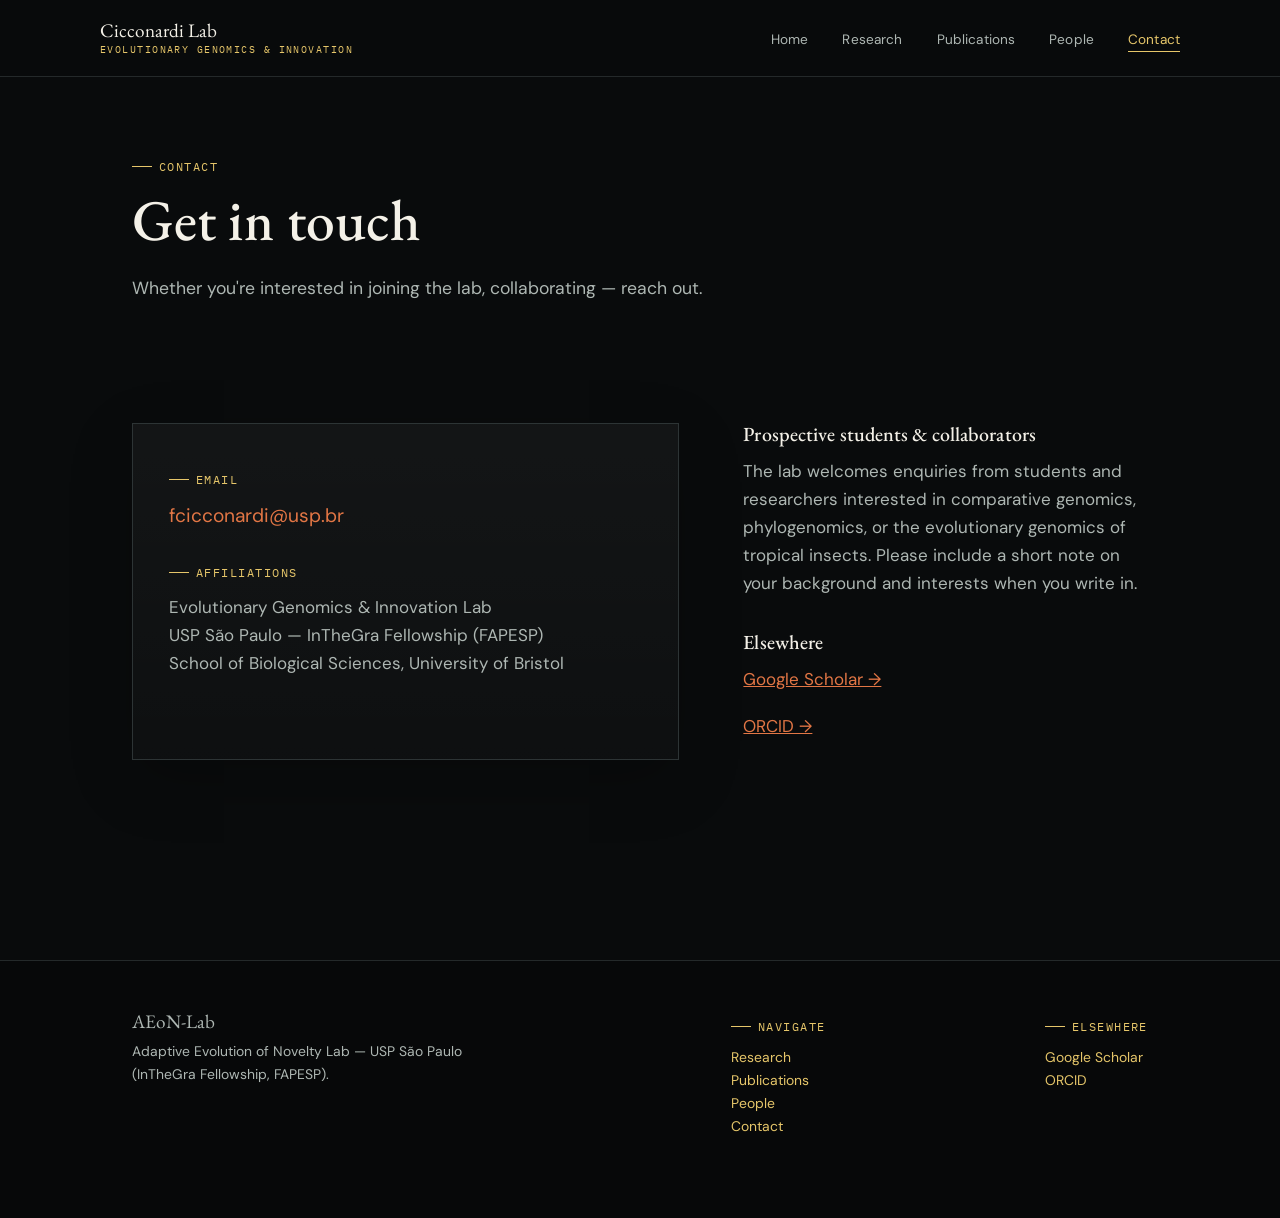
<file: contact.html>
<!doctype html>
<html lang="en">
<head>
<meta charset="UTF-8">
<meta name="viewport" content="width=device-width, initial-scale=1">
<title>Contact — AEoN-Lab</title>
<meta name="description" content="Get in touch with the Cicconardi Lab.">
<link rel="stylesheet" href="css/style.css">
</head>
<body>

<header class="site">
  <nav class="wrap nav">
    <a class="brand" href="index.html">Cicconardi Lab
      <small>Evolutionary Genomics &amp; Innovation</small>
    </a>
    <button class="navtoggle" aria-label="Toggle menu" onclick="document.querySelector('.navlinks').classList.toggle('open')">☰</button>
    <ul class="navlinks">
      <li><a href="index.html">Home</a></li>
      <li><a href="research.html">Research</a></li>
      <li><a href="publications.html">Publications</a></li>
      <li><a href="people.html">People</a></li>
      <li><a href="contact.html" class="active">Contact</a></li>
    </ul>
  </nav>
</header>

<section class="hero" style="padding-bottom:10px;">
  <div class="wrap">
    <span class="label-tag">Contact</span>
    <h1 style="max-width:14ch;">Get in touch</h1>
    <p class="lede">Whether you're interested in joining the lab, collaborating — reach out.</p>
  </div>
</section>

<section class="section-tight">
  <div class="wrap grid-2">
    <div class="contact-block">
      <div class="label-tag">Email</div>
      <p style="font-size:1.2rem; margin-bottom:22px;"><a href="mailto:fcicconardi@usp.br" style="color:var(--rust); text-decoration:none;">fcicconardi@usp.br</a></p>
      <div class="label-tag">Affiliations</div>
      <p class="muted" style="margin-bottom:0;">
        Evolutionary Genomics &amp; Innovation Lab<br>
        USP São Paulo — InTheGra Fellowship (FAPESP)<br>
        School of Biological Sciences, University of Bristol
      </p>
    </div>

    <div>
      <h3>Prospective students &amp; collaborators</h3>
      <p class="muted">The lab welcomes enquiries from students and researchers interested in comparative genomics, phylogenomics, or the evolutionary genomics of tropical insects. Please include a short note on your background and interests when you write in.</p>
      <h3 style="margin-top:34px;">Elsewhere</h3>
      <p><a href="https://scholar.google.com/citations?user=0gv1oysAAAAJ" target="_blank" rel="noopener" style="color:var(--rust);">Google Scholar →</a></p>
      <p><a href="https://orcid.org/0000-0001-6509-6179" target="_blank" rel="noopener" style="color:var(--rust);">ORCID →</a></p>
    </div>
  </div>
</section>

<footer class="site">
  <div class="wrap foot-grid">
    <div>
      <div class="brand" style="margin-bottom:8px;">AEoN-Lab</div>
      <p class="muted" style="max-width:38ch;">Adaptive Evolution of Novelty Lab — USP São Paulo (InTheGra Fellowship, FAPESP).</p>
    </div>
    <div>
      <div class="label-tag">Navigate</div>
      <p><a href="research.html">Research</a><br><a href="publications.html">Publications</a><br><a href="people.html">People</a><br><a href="contact.html">Contact</a></p>
    </div>
    <div>
      <div class="label-tag">Elsewhere</div>
      <p><a href="https://scholar.google.com/citations?user=0gv1oysAAAAJ" target="_blank" rel="noopener">Google Scholar</a><br><a href="https://orcid.org/0000-0001-6509-6179" target="_blank" rel="noopener">ORCID</a></p>
    </div>
  </div>
</footer>

</body>
</html>
</file>
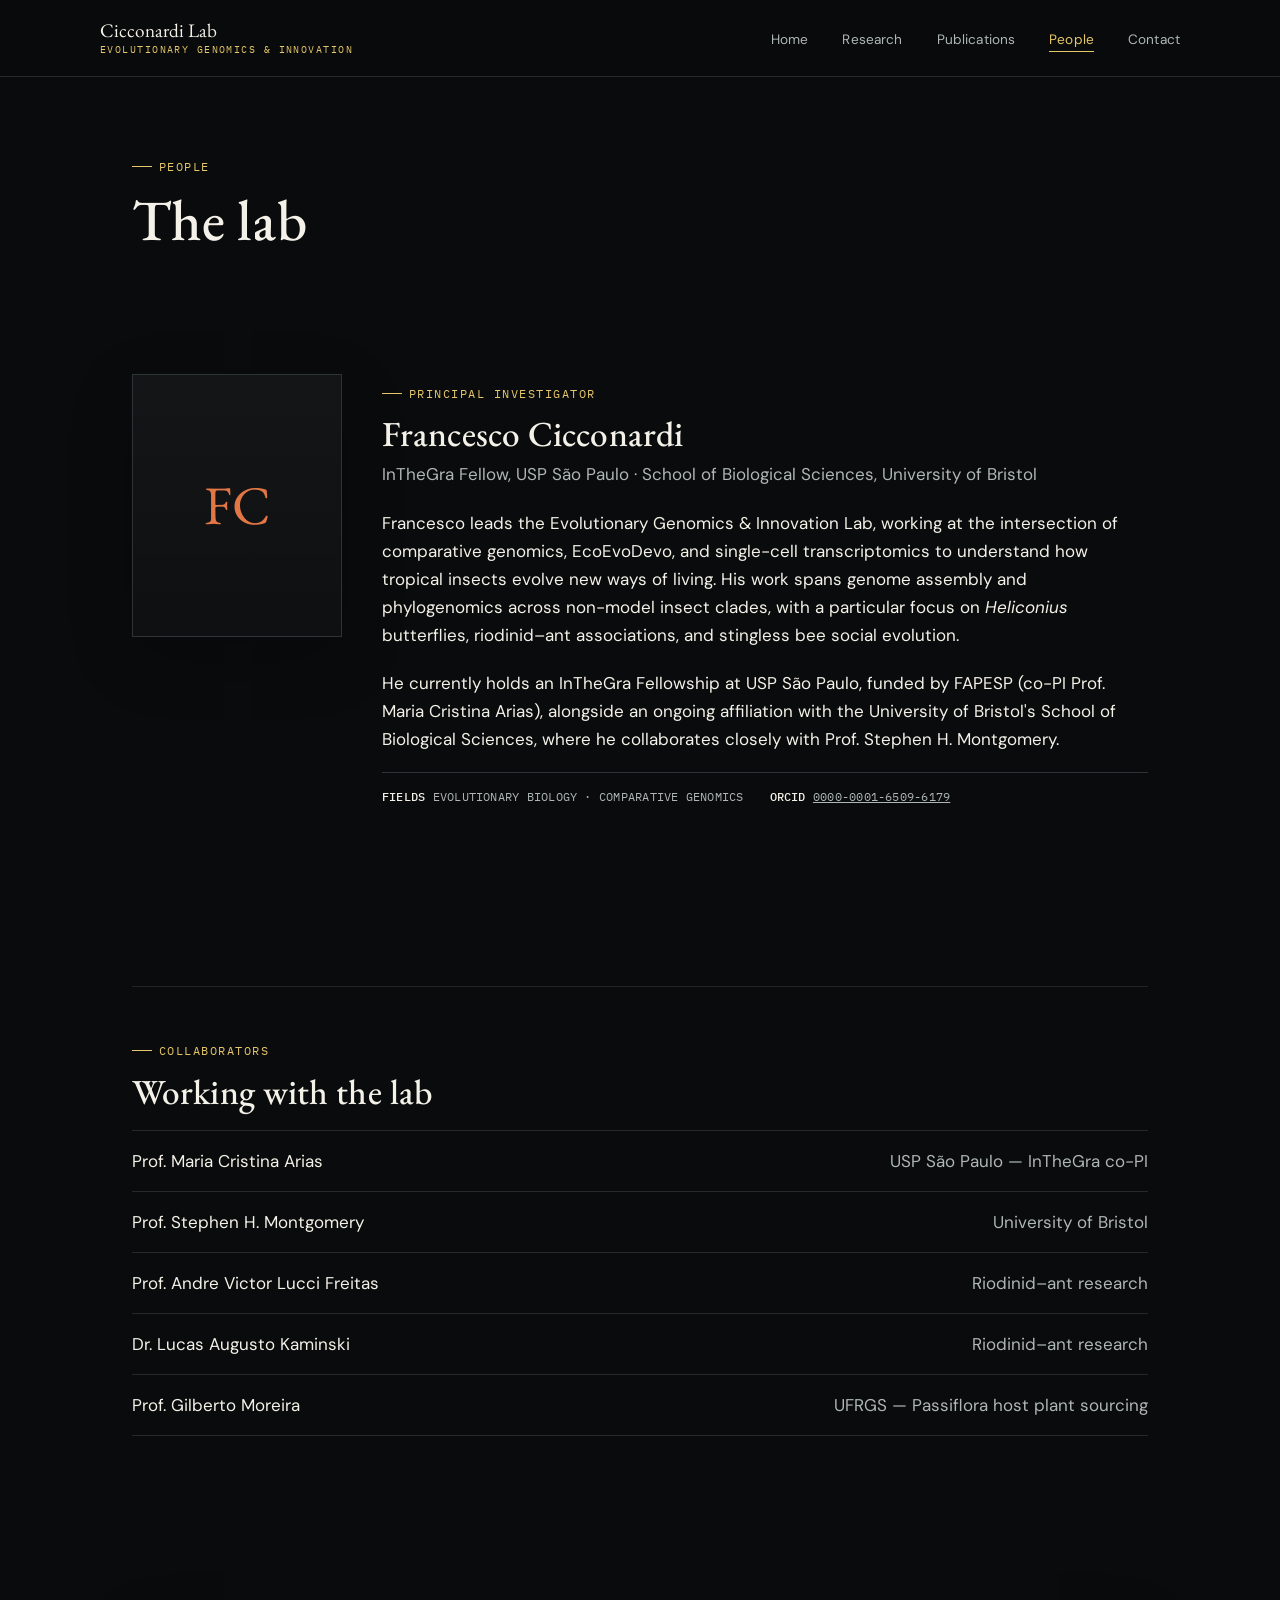
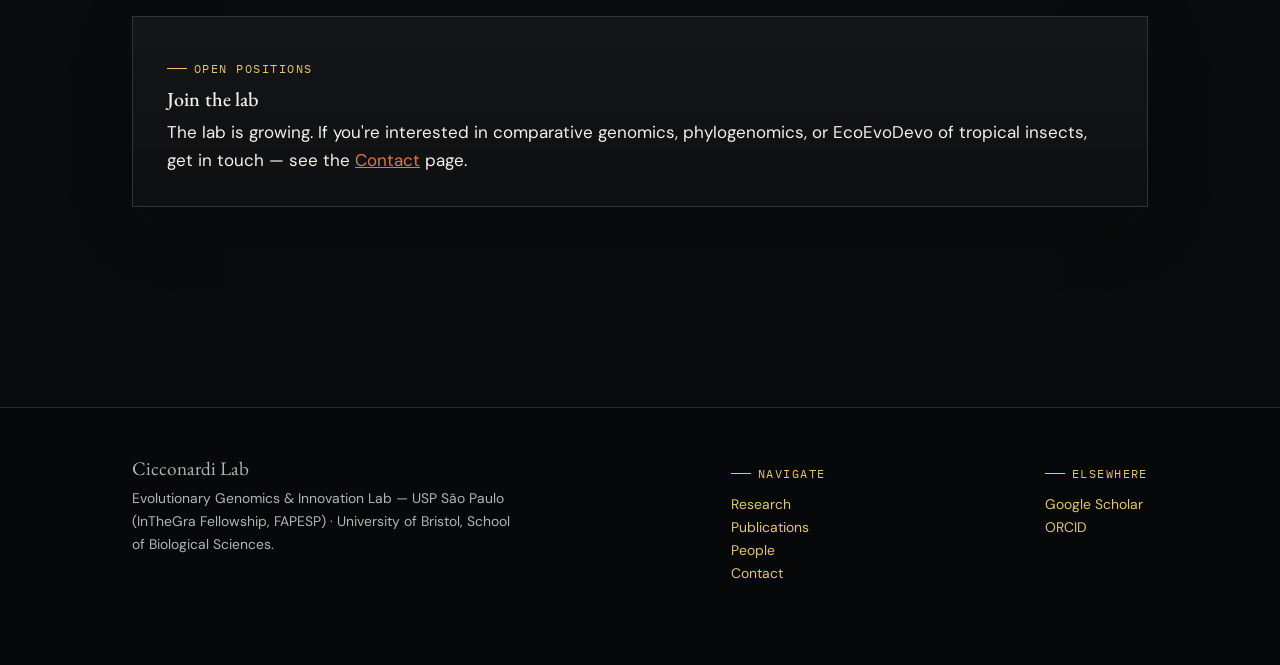
<file: people.html>
<!doctype html>
<html lang="en">
<head>
<meta charset="UTF-8">
<meta name="viewport" content="width=device-width, initial-scale=1">
<title>People — Cicconardi Lab</title>
<meta name="description" content="Francesco Cicconardi, Principal Investigator of the Evolutionary Genomics & Innovation Lab.">
<link rel="stylesheet" href="css/style.css">
</head>
<body>

<header class="site">
  <nav class="wrap nav">
    <a class="brand" href="index.html">Cicconardi Lab
      <small>Evolutionary Genomics &amp; Innovation</small>
    </a>
    <button class="navtoggle" aria-label="Toggle menu" onclick="document.querySelector('.navlinks').classList.toggle('open')">☰</button>
    <ul class="navlinks">
      <li><a href="index.html">Home</a></li>
      <li><a href="research.html">Research</a></li>
      <li><a href="publications.html">Publications</a></li>
      <li><a href="people.html" class="active">People</a></li>
      <li><a href="contact.html">Contact</a></li>
    </ul>
  </nav>
</header>

<section class="hero" style="padding-bottom:10px;">
  <div class="wrap">
    <span class="label-tag">People</span>
    <h1 style="max-width:14ch;">The lab</h1>
  </div>
</section>

<section class="section-tight">
  <div class="wrap person">
    <div class="person-plate">
      <span class="monogram">FC</span>
    </div>
    <div>
      <div class="label-tag">Principal Investigator</div>
      <h2 style="margin-bottom:.15em;">Francesco Cicconardi</h2>
      <p class="muted" style="margin-bottom:1.2em;">InTheGra Fellow, USP São Paulo · School of Biological Sciences, University of Bristol</p>
      <p>Francesco leads the Evolutionary Genomics &amp; Innovation Lab, working at the intersection of comparative genomics, EcoEvoDevo, and single-cell transcriptomics to understand how tropical insects evolve new ways of living. His work spans genome assembly and phylogenomics across non-model insect clades, with a particular focus on <em>Heliconius</em> butterflies, riodinid–ant associations, and stingless bee social evolution.</p>
      <p>He currently holds an InTheGra Fellowship at USP São Paulo, funded by FAPESP (co-PI Prof. Maria Cristina Arias), alongside an ongoing affiliation with the University of Bristol's School of Biological Sciences, where he collaborates closely with Prof. Stephen H. Montgomery.</p>
      <div class="specimen-row">
        <span><b>Fields</b> Evolutionary Biology · Comparative Genomics</span>
        <span><b>ORCID</b> <a href="https://orcid.org/0000-0001-6509-6179" target="_blank" rel="noopener">0000-0001-6509-6179</a></span>
      </div>
    </div>
  </div>
</section>

<section class="section-tight">
  <div class="wrap">
    <div class="divider"></div>
    <span class="label-tag">Collaborators</span>
    <h2 style="max-width:24ch;">Working with the lab</h2>
    <ul class="kicker-list">
      <li><span>Prof. Maria Cristina Arias</span><span class="muted">USP São Paulo — InTheGra co-PI</span></li>
      <li><span>Prof. Stephen H. Montgomery</span><span class="muted">University of Bristol</span></li>
      <li><span>Prof. Andre Victor Lucci Freitas</span><span class="muted">Riodinid–ant research</span></li>
      <li><span>Dr. Lucas Augusto Kaminski</span><span class="muted">Riodinid–ant research</span></li>
      <li><span>Prof. Gilberto Moreira</span><span class="muted">UFRGS — Passiflora host plant sourcing</span></li>
    </ul>
  </div>
</section>

<section class="section-tight">
  <div class="wrap">
    <div class="specimen-card">
      <div class="label-tag">Open positions</div>
      <h3 style="margin-bottom:.3em;">Join the lab</h3>
      <p style="margin-bottom:0;">The lab is growing. If you're interested in comparative genomics, phylogenomics, or EcoEvoDevo of tropical insects, get in touch — see the <a href="contact.html" style="color:var(--rust);">Contact</a> page.</p>
    </div>
  </div>
</section>

<footer class="site">
  <div class="wrap foot-grid">
    <div>
      <div class="brand" style="margin-bottom:8px;">Cicconardi Lab</div>
      <p class="muted" style="max-width:38ch;">Evolutionary Genomics &amp; Innovation Lab — USP São Paulo (InTheGra Fellowship, FAPESP) · University of Bristol, School of Biological Sciences.</p>
    </div>
    <div>
      <div class="label-tag">Navigate</div>
      <p><a href="research.html">Research</a><br><a href="publications.html">Publications</a><br><a href="people.html">People</a><br><a href="contact.html">Contact</a></p>
    </div>
    <div>
      <div class="label-tag">Elsewhere</div>
      <p><a href="https://scholar.google.com/citations?user=0gv1oysAAAAJ" target="_blank" rel="noopener">Google Scholar</a><br><a href="https://orcid.org/0000-0001-6509-6179" target="_blank" rel="noopener">ORCID</a></p>
    </div>
  </div>
</footer>

</body>
</html>
</file>
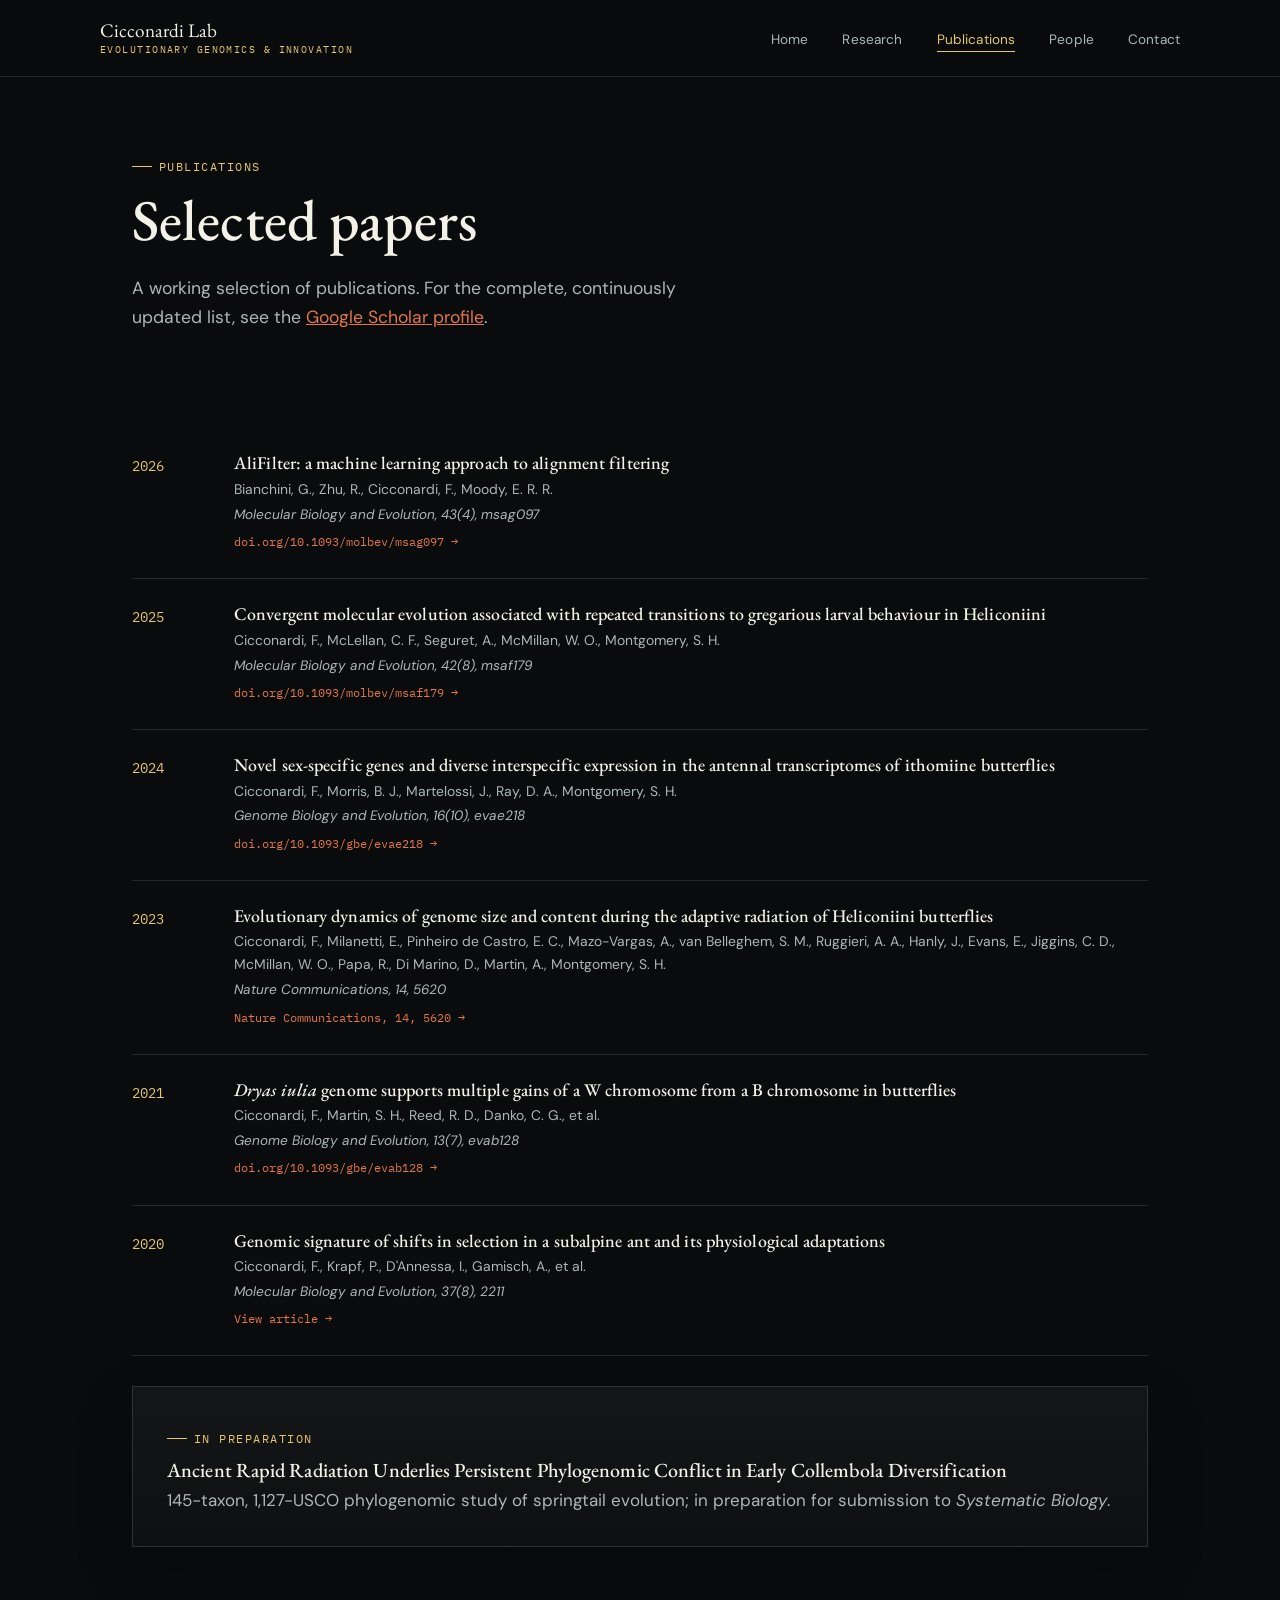
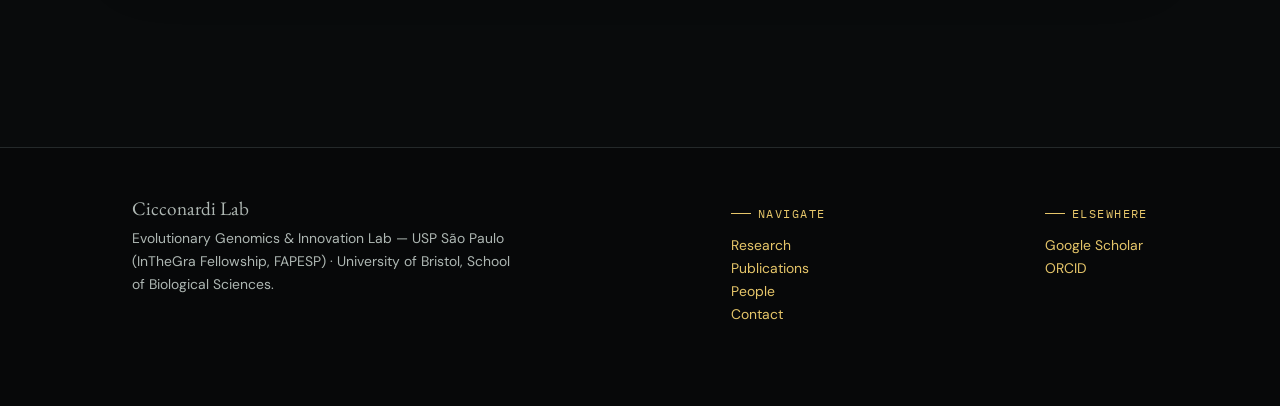
<file: publications.html>
<!doctype html>
<html lang="en">
<head>
<meta charset="UTF-8">
<meta name="viewport" content="width=device-width, initial-scale=1">
<title>Publications — Cicconardi Lab</title>
<meta name="description" content="Selected publications from Francesco Cicconardi and the Cicconardi Lab on comparative genomics and evolutionary biology.">
<link rel="stylesheet" href="css/style.css">
</head>
<body>

<header class="site">
  <nav class="wrap nav">
    <a class="brand" href="index.html">Cicconardi Lab
      <small>Evolutionary Genomics &amp; Innovation</small>
    </a>
    <button class="navtoggle" aria-label="Toggle menu" onclick="document.querySelector('.navlinks').classList.toggle('open')">☰</button>
    <ul class="navlinks">
      <li><a href="index.html">Home</a></li>
      <li><a href="research.html">Research</a></li>
      <li><a href="publications.html" class="active">Publications</a></li>
      <li><a href="people.html">People</a></li>
      <li><a href="contact.html">Contact</a></li>
    </ul>
  </nav>
</header>

<section class="hero" style="padding-bottom:10px;">
  <div class="wrap">
    <span class="label-tag">Publications</span>
    <h1 style="max-width:16ch;">Selected papers</h1>
    <p class="lede">A working selection of publications. For the complete, continuously updated list, see the <a href="https://scholar.google.com/citations?user=0gv1oysAAAAJ" target="_blank" rel="noopener" style="color:var(--rust);">Google Scholar profile</a>.</p>
  </div>
</section>

<section class="section-tight">
  <div class="wrap">

    <div class="pub">
      <div class="year">2026</div>
      <div>
        <h3>AliFilter: a machine learning approach to alignment filtering</h3>
        <div class="authors">Bianchini, G., Zhu, R., Cicconardi, F., Moody, E. R. R.</div>
        <div class="venue">Molecular Biology and Evolution, 43(4), msag097</div>
        <a class="doi" href="https://doi.org/10.1093/molbev/msag097" target="_blank" rel="noopener">doi.org/10.1093/molbev/msag097 →</a>
      </div>
    </div>

    <div class="pub">
      <div class="year">2025</div>
      <div>
        <h3>Convergent molecular evolution associated with repeated transitions to gregarious larval behaviour in Heliconiini</h3>
        <div class="authors">Cicconardi, F., McLellan, C. F., Seguret, A., McMillan, W. O., Montgomery, S. H.</div>
        <div class="venue">Molecular Biology and Evolution, 42(8), msaf179</div>
        <a class="doi" href="https://doi.org/10.1093/molbev/msaf179" target="_blank" rel="noopener">doi.org/10.1093/molbev/msaf179 →</a>
      </div>
    </div>

    <div class="pub">
      <div class="year">2024</div>
      <div>
        <h3>Novel sex-specific genes and diverse interspecific expression in the antennal transcriptomes of ithomiine butterflies</h3>
        <div class="authors">Cicconardi, F., Morris, B. J., Martelossi, J., Ray, D. A., Montgomery, S. H.</div>
        <div class="venue">Genome Biology and Evolution, 16(10), evae218</div>
        <a class="doi" href="https://doi.org/10.1093/gbe/evae218" target="_blank" rel="noopener">doi.org/10.1093/gbe/evae218 →</a>
      </div>
    </div>

    <div class="pub">
      <div class="year">2023</div>
      <div>
        <h3>Evolutionary dynamics of genome size and content during the adaptive radiation of Heliconiini butterflies</h3>
        <div class="authors">Cicconardi, F., Milanetti, E., Pinheiro de Castro, E. C., Mazo-Vargas, A., van Belleghem, S. M., Ruggieri, A. A., Hanly, J., Evans, E., Jiggins, C. D., McMillan, W. O., Papa, R., Di Marino, D., Martin, A., Montgomery, S. H.</div>
        <div class="venue">Nature Communications, 14, 5620</div>
        <a class="doi" href="https://doi.org/10.1038/s41467-023-41412-5" target="_blank" rel="noopener">Nature Communications, 14, 5620 →</a>
      </div>
    </div>

    <div class="pub">
      <div class="year">2021</div>
      <div>
        <h3><em>Dryas iulia</em> genome supports multiple gains of a W chromosome from a B chromosome in butterflies</h3>
        <div class="authors">Cicconardi, F., Martin, S. H., Reed, R. D., Danko, C. G., et al.</div>
        <div class="venue">Genome Biology and Evolution, 13(7), evab128</div>
        <a class="doi" href="https://doi.org/10.1093/gbe/evab128" target="_blank" rel="noopener">doi.org/10.1093/gbe/evab128 →</a>
      </div>
    </div>

    <div class="pub">
      <div class="year">2020</div>
      <div>
        <h3>Genomic signature of shifts in selection in a subalpine ant and its physiological adaptations</h3>
        <div class="authors">Cicconardi, F., Krapf, P., D'Annessa, I., Gamisch, A., et al.</div>
        <div class="venue">Molecular Biology and Evolution, 37(8), 2211</div>
        <a class="doi" href="https://academic.oup.com/mbe/article-abstract/37/8/2211/5809148" target="_blank" rel="noopener">View article →</a>
      </div>
    </div>

  </div>

  <div class="wrap" style="margin-top:30px;">
    <div class="specimen-card">
      <div class="label-tag">In preparation</div>
      <h3 style="margin-bottom:.2em;">Ancient Rapid Radiation Underlies Persistent Phylogenomic Conflict in Early Collembola Diversification</h3>
      <p style="margin-bottom:0;" class="muted">145-taxon, 1,127-USCO phylogenomic study of springtail evolution; in preparation for submission to <em>Systematic Biology</em>.</p>
    </div>
  </div>
</section>

<footer class="site">
  <div class="wrap foot-grid">
    <div>
      <div class="brand" style="margin-bottom:8px;">Cicconardi Lab</div>
      <p class="muted" style="max-width:38ch;">Evolutionary Genomics &amp; Innovation Lab — USP São Paulo (InTheGra Fellowship, FAPESP) · University of Bristol, School of Biological Sciences.</p>
    </div>
    <div>
      <div class="label-tag">Navigate</div>
      <p><a href="research.html">Research</a><br><a href="publications.html">Publications</a><br><a href="people.html">People</a><br><a href="contact.html">Contact</a></p>
    </div>
    <div>
      <div class="label-tag">Elsewhere</div>
      <p><a href="https://scholar.google.com/citations?user=0gv1oysAAAAJ" target="_blank" rel="noopener">Google Scholar</a><br><a href="https://orcid.org/0000-0001-6509-6179" target="_blank" rel="noopener">ORCID</a></p>
    </div>
  </div>
</footer>

</body>
</html>
</file>
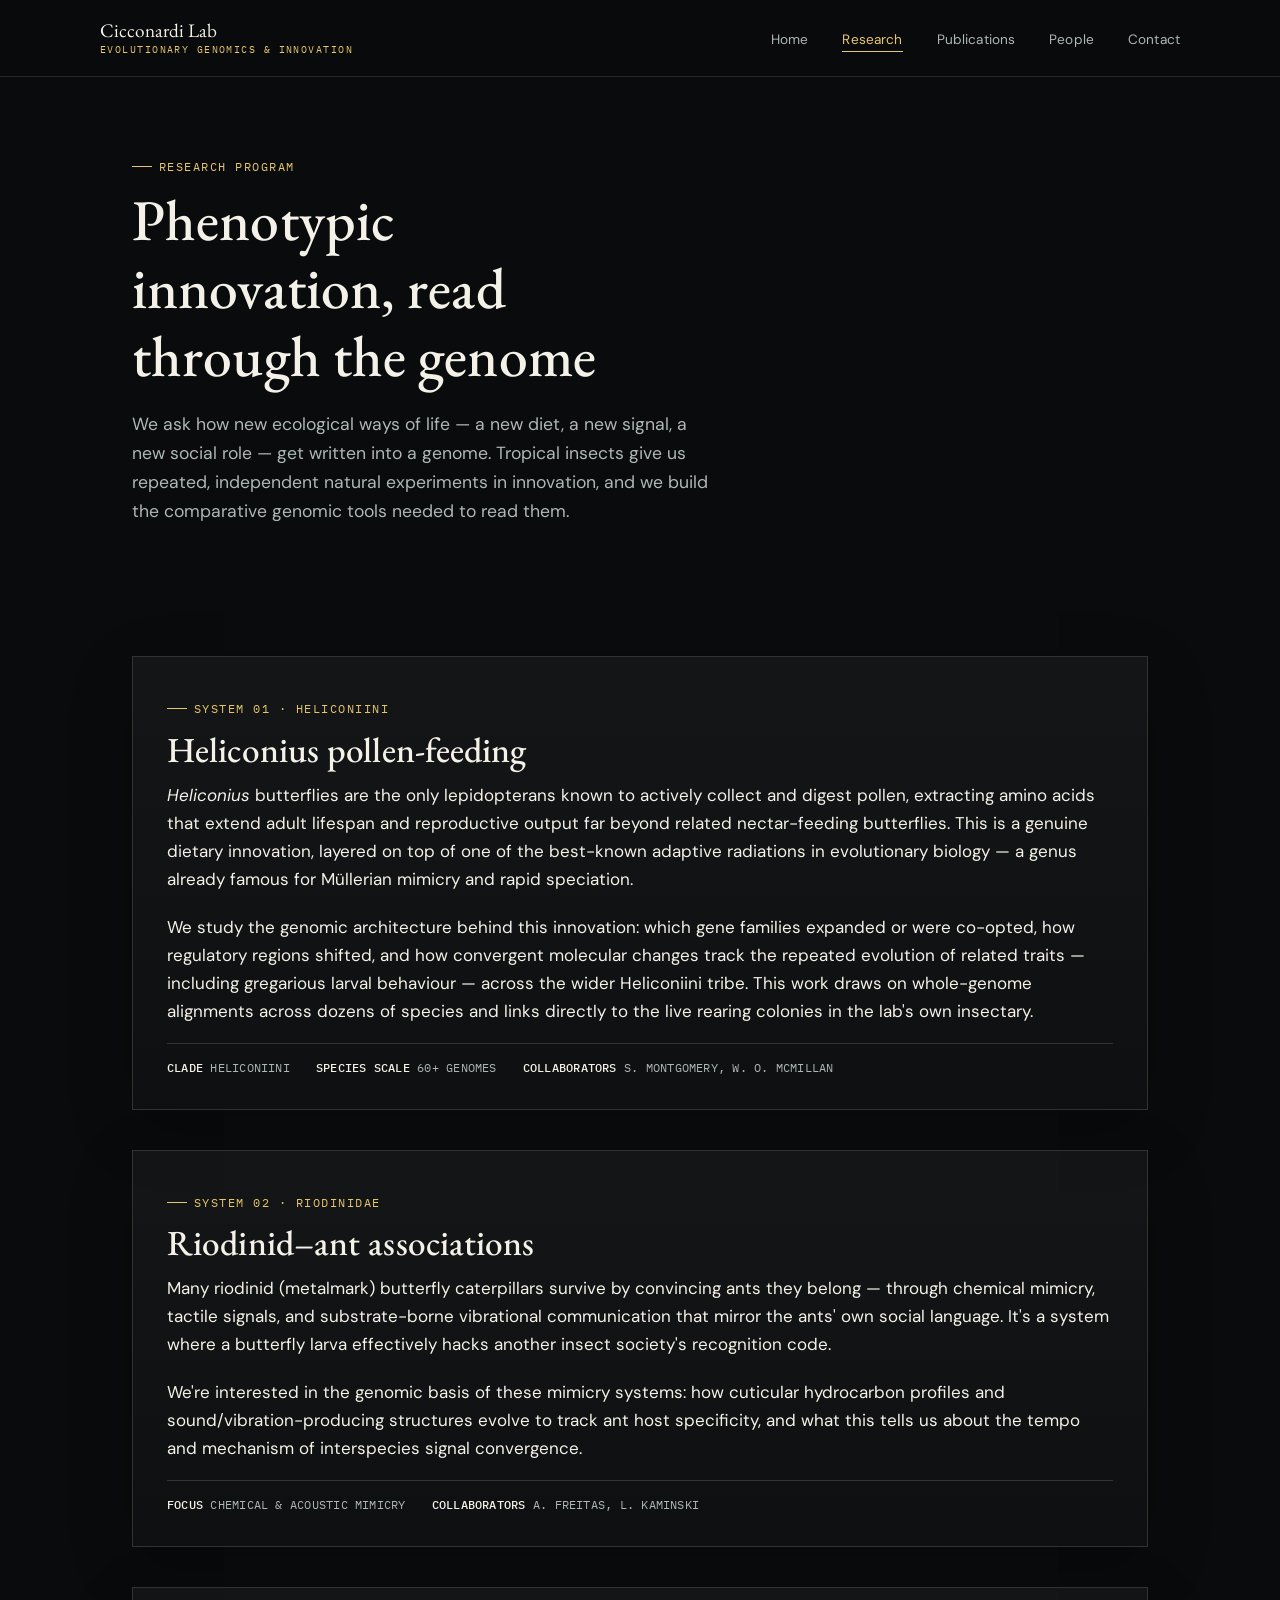
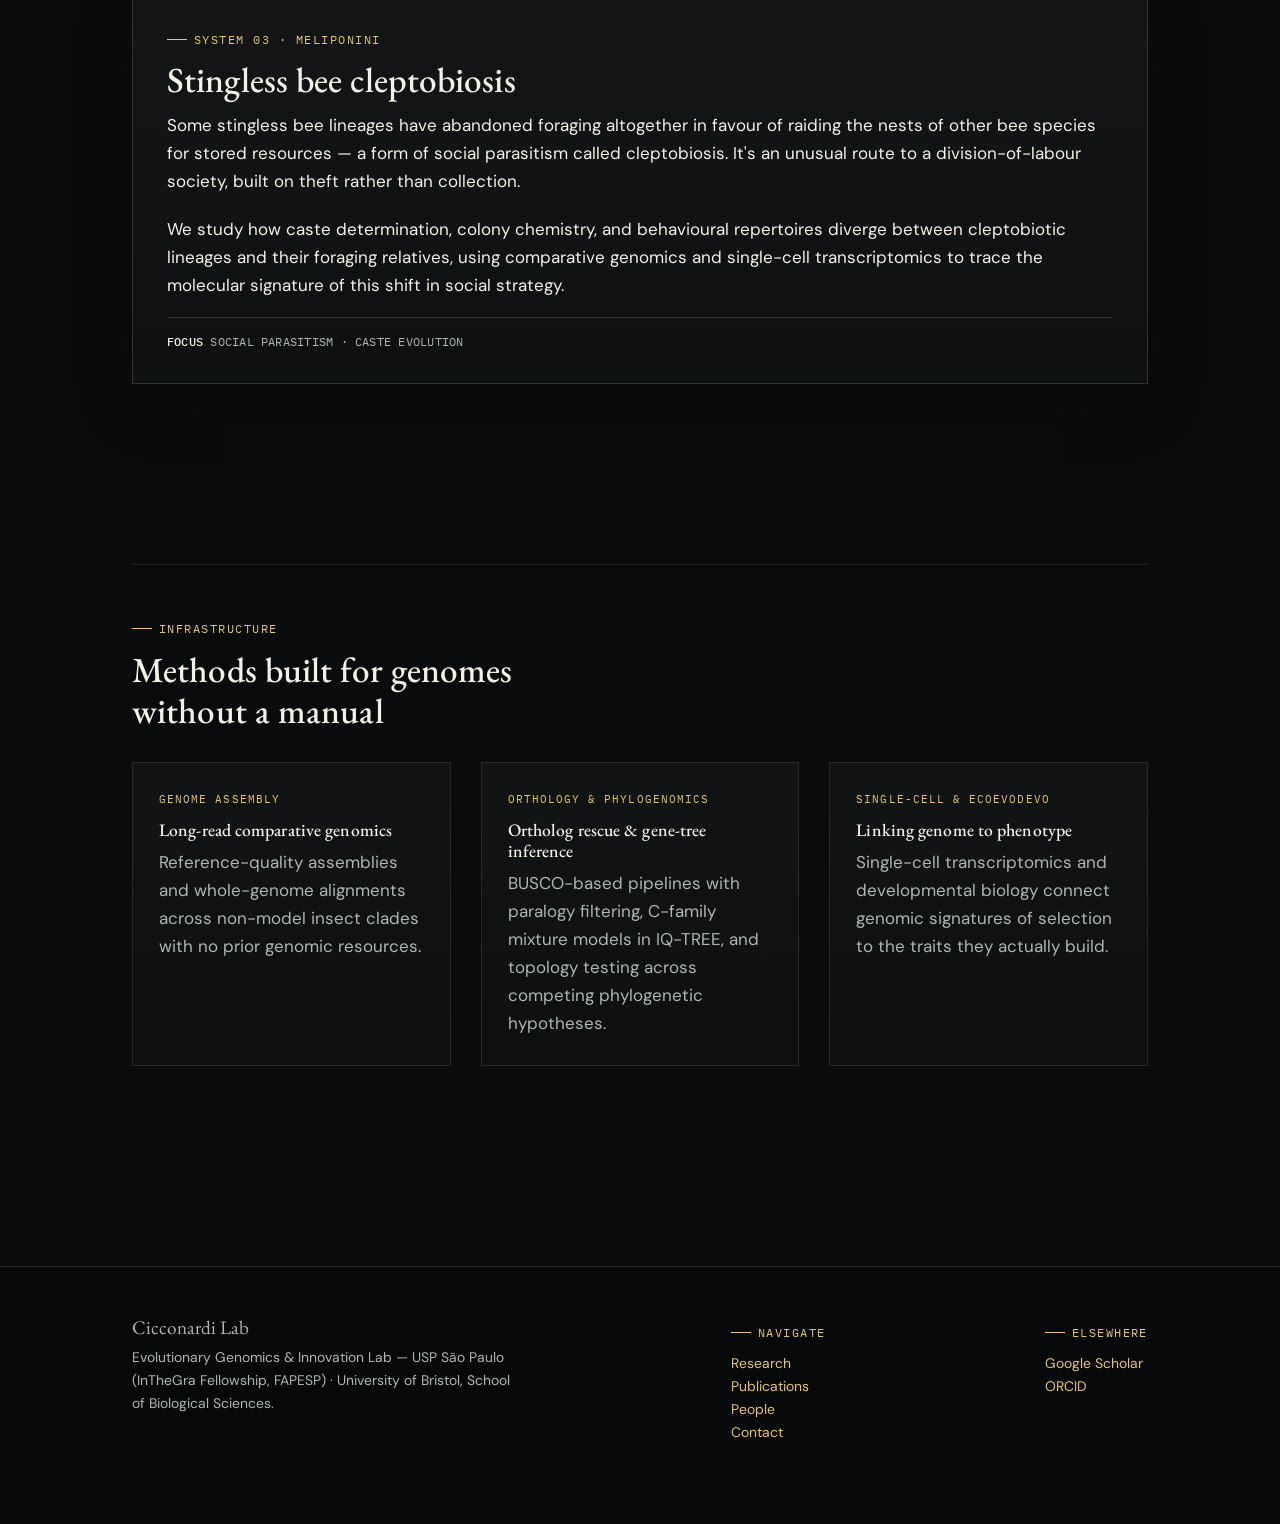
<file: research.html>
<!doctype html>
<html lang="en">
<head>
<meta charset="UTF-8">
<meta name="viewport" content="width=device-width, initial-scale=1">
<title>Research — Cicconardi Lab</title>
<meta name="description" content="Research programs of the Cicconardi Lab: Heliconius pollen-feeding, riodinid-ant associations, stingless bee cleptobiosis, and comparative genomics infrastructure.">
<link rel="stylesheet" href="css/style.css">
</head>
<body>

<header class="site">
  <nav class="wrap nav">
    <a class="brand" href="index.html">Cicconardi Lab
      <small>Evolutionary Genomics &amp; Innovation</small>
    </a>
    <button class="navtoggle" aria-label="Toggle menu" onclick="document.querySelector('.navlinks').classList.toggle('open')">☰</button>
    <ul class="navlinks">
      <li><a href="index.html">Home</a></li>
      <li><a href="research.html" class="active">Research</a></li>
      <li><a href="publications.html">Publications</a></li>
      <li><a href="people.html">People</a></li>
      <li><a href="contact.html">Contact</a></li>
    </ul>
  </nav>
</header>

<section class="hero" style="padding-bottom:20px;">
  <div class="wrap">
    <span class="label-tag">Research Program</span>
    <h1 style="max-width:18ch;">Phenotypic innovation, read through the genome</h1>
    <p class="lede">We ask how new ecological ways of life — a new diet, a new signal, a new social role — get written into a genome. Tropical insects give us repeated, independent natural experiments in innovation, and we build the comparative genomic tools needed to read them.</p>
  </div>
</section>

<section class="section-tight">
  <div class="wrap">
    <div class="specimen-card" style="margin-bottom:40px;">
      <div class="label-tag">System 01 · Heliconiini</div>
      <h2 style="margin-bottom:.3em;">Heliconius pollen-feeding</h2>
      <p><em>Heliconius</em> butterflies are the only lepidopterans known to actively collect and digest pollen, extracting amino acids that extend adult lifespan and reproductive output far beyond related nectar-feeding butterflies. This is a genuine dietary innovation, layered on top of one of the best-known adaptive radiations in evolutionary biology — a genus already famous for Müllerian mimicry and rapid speciation.</p>
      <p style="margin-bottom:0;">We study the genomic architecture behind this innovation: which gene families expanded or were co-opted, how regulatory regions shifted, and how convergent molecular changes track the repeated evolution of related traits — including gregarious larval behaviour — across the wider Heliconiini tribe. This work draws on whole-genome alignments across dozens of species and links directly to the live rearing colonies in the lab's own insectary.</p>
      <div class="specimen-row">
        <span><b>Clade</b> Heliconiini</span>
        <span><b>Species scale</b> 60+ genomes</span>
        <span><b>Collaborators</b> S. Montgomery, W. O. McMillan</span>
      </div>
    </div>

    <div class="specimen-card" style="margin-bottom:40px;">
      <div class="label-tag">System 02 · Riodinidae</div>
      <h2 style="margin-bottom:.3em;">Riodinid–ant associations</h2>
      <p>Many riodinid (metalmark) butterfly caterpillars survive by convincing ants they belong — through chemical mimicry, tactile signals, and substrate-borne vibrational communication that mirror the ants' own social language. It's a system where a butterfly larva effectively hacks another insect society's recognition code.</p>
      <p style="margin-bottom:0;">We're interested in the genomic basis of these mimicry systems: how cuticular hydrocarbon profiles and sound/vibration-producing structures evolve to track ant host specificity, and what this tells us about the tempo and mechanism of interspecies signal convergence.</p>
      <div class="specimen-row">
        <span><b>Focus</b> chemical &amp; acoustic mimicry</span>
        <span><b>Collaborators</b> A. Freitas, L. Kaminski</span>
      </div>
    </div>

    <div class="specimen-card">
      <div class="label-tag">System 03 · Meliponini</div>
      <h2 style="margin-bottom:.3em;">Stingless bee cleptobiosis</h2>
      <p>Some stingless bee lineages have abandoned foraging altogether in favour of raiding the nests of other bee species for stored resources — a form of social parasitism called cleptobiosis. It's an unusual route to a division-of-labour society, built on theft rather than collection.</p>
      <p style="margin-bottom:0;">We study how caste determination, colony chemistry, and behavioural repertoires diverge between cleptobiotic lineages and their foraging relatives, using comparative genomics and single-cell transcriptomics to trace the molecular signature of this shift in social strategy.</p>
      <div class="specimen-row">
        <span><b>Focus</b> social parasitism · caste evolution</span>
      </div>
    </div>
  </div>
</section>

<section class="section-tight">
  <div class="wrap">
    <div class="divider"></div>
    <span class="label-tag">Infrastructure</span>
    <h2 style="max-width:24ch;">Methods built for genomes without a manual</h2>
    <div class="grid-3" style="margin-top:30px;">
      <div class="research-card">
        <span class="tag">Genome assembly</span>
        <h3 style="font-size:1.1rem;">Long-read comparative genomics</h3>
        <p class="muted" style="margin-bottom:0;">Reference-quality assemblies and whole-genome alignments across non-model insect clades with no prior genomic resources.</p>
      </div>
      <div class="research-card">
        <span class="tag">Orthology &amp; phylogenomics</span>
        <h3 style="font-size:1.1rem;">Ortholog rescue &amp; gene-tree inference</h3>
        <p class="muted" style="margin-bottom:0;">BUSCO-based pipelines with paralogy filtering, C-family mixture models in IQ-TREE, and topology testing across competing phylogenetic hypotheses.</p>
      </div>
      <div class="research-card">
        <span class="tag">Single-cell &amp; EcoEvoDevo</span>
        <h3 style="font-size:1.1rem;">Linking genome to phenotype</h3>
        <p class="muted" style="margin-bottom:0;">Single-cell transcriptomics and developmental biology connect genomic signatures of selection to the traits they actually build.</p>
      </div>
    </div>
  </div>
</section>

<footer class="site">
  <div class="wrap foot-grid">
    <div>
      <div class="brand" style="margin-bottom:8px;">Cicconardi Lab</div>
      <p class="muted" style="max-width:38ch;">Evolutionary Genomics &amp; Innovation Lab — USP São Paulo (InTheGra Fellowship, FAPESP) · University of Bristol, School of Biological Sciences.</p>
    </div>
    <div>
      <div class="label-tag">Navigate</div>
      <p><a href="research.html">Research</a><br><a href="publications.html">Publications</a><br><a href="people.html">People</a><br><a href="contact.html">Contact</a></p>
    </div>
    <div>
      <div class="label-tag">Elsewhere</div>
      <p><a href="https://scholar.google.com/citations?user=0gv1oysAAAAJ" target="_blank" rel="noopener">Google Scholar</a><br><a href="https://orcid.org/0000-0001-6509-6179" target="_blank" rel="noopener">ORCID</a></p>
    </div>
  </div>
</footer>

</body>
</html>
</file>
<file: css/style.css>
/* ===========================================================
   AEON Lab — Design tokens (v3, dark editorial)
   Dark, image-driven palette for a modern research website.
   =========================================================== */

@import url('https://fonts.googleapis.com/css2?family=EB+Garamond:ital,wght@0,400;0,500;0,600;1,400&family=DM+Sans:wght@400;500;700&family=IBM+Plex+Mono:wght@400;500&display=swap');

:root{
  --paper:#090B0C;
  --paper-line:#24292A;
  --panel:#111617;
  --panel-line:#2D3435;
  --ink:#F4F1E8;
  --ink-soft:#AEB7B3;
  --rust:#E27645;
  --rust-deep:#FF9A67;
  --gold:#E6C66A;
  --max:1080px;
}

*,*::before,*::after{box-sizing:border-box;}
html{scroll-behavior:smooth;}
body{
  margin:0;
  background:var(--paper);
  color:var(--ink);
  font-family:'DM Sans', sans-serif;
  font-size:17px;
  line-height:1.65;
  -webkit-font-smoothing:antialiased;
}
img{max-width:100%;display:block;}
a{color:inherit;}

h1,h2,h3,h4{
  font-family:'EB Garamond', serif;
  font-weight:500;
  line-height:1.18;
  color:var(--ink);
  margin:0 0 .5em;
  letter-spacing:.1px;
}
h1{font-size:clamp(2.4rem,5vw,3.6rem); font-weight:500;}
h2{font-size:clamp(1.7rem,3vw,2.2rem);}
h3{font-size:1.25rem;}
p{margin:0 0 1.15em; color:var(--ink);}

.wrap{max-width:var(--max); margin:0 auto; padding:0 32px;}


/* --- eyebrow / specimen-label device --------------------- */
.label-tag{
  font-family:'IBM Plex Mono', monospace;
  font-size:.72rem;
  letter-spacing:.13em;
  text-transform:uppercase;
  color:var(--rust);
  display:inline-flex;
  gap:.6em;
  align-items:center;
  margin-bottom:.9em;
}
.label-tag::before{
  content:"";
  width:20px; height:1px;
  background:var(--rust);
  display:inline-block;
}

/* --- specimen card: the signature element ------------------ */
.specimen-card{
  background:var(--panel);
  color:var(--ink);
  border:1px solid var(--panel-line);
  padding:32px 34px;
}
.specimen-row{
  display:flex; flex-wrap:wrap; gap:6px 26px;
  font-family:'IBM Plex Mono', monospace;
  font-size:.72rem; letter-spacing:.02em;
  color:var(--ink-soft);
  border-top:1px solid var(--panel-line);
  margin-top:18px; padding-top:14px;
  text-transform:uppercase;
}
.specimen-row span b{color:var(--ink); font-weight:500;}

/* --- nav -------------------------------------------------- */
header.site{
  position:sticky; top:0; z-index:40;
  background:rgba(9,11,12,.92);
  backdrop-filter:blur(6px);
  border-bottom:1px solid var(--paper-line);
}
.nav{
  display:flex; align-items:center; justify-content:space-between;
  padding:20px 0;
}
.brand{
  font-family:'EB Garamond', serif;
  font-size:1.2rem;
  text-decoration:none;
  color:var(--ink);
  display:flex; flex-direction:column; line-height:1.1;
}
.brand small{
  font-family:'IBM Plex Mono', monospace;
  font-size:.6rem; letter-spacing:.15em; text-transform:uppercase;
  color:var(--gold); margin-top:4px;
}
.navlinks{display:flex; gap:34px; list-style:none; margin:0; padding:0;}
.navlinks a{
  font-size:.85rem; text-decoration:none; color:var(--ink-soft);
  letter-spacing:.01em;
  padding-bottom:3px; border-bottom:1px solid transparent;
  transition:color .15s, border-color .15s;
}
.navlinks a:hover, .navlinks a.active{color:var(--rust); border-color:var(--rust);}
.navtoggle{display:none; background:none; border:0; color:var(--ink); font-size:1.4rem;}

@media (max-width:760px){
  .navlinks{
    position:fixed; inset:66px 0 auto 0; background:rgba(9,11,12,.98);
    flex-direction:column; gap:0; padding:6px 32px 20px;
    border-bottom:1px solid var(--paper-line);
    transform:translateY(-130%); transition:transform .25s ease;
  }
  .navlinks.open{transform:translateY(0);}
  .navlinks a{display:block; padding:13px 0; border-bottom:1px solid var(--paper-line);}
  .navtoggle{display:block;}
}

/* --- footer ------------------------------------------------ */
footer.site{
  background:#070809;
  border-top:1px solid var(--paper-line);
  padding:50px 0 64px;
  margin-top:110px;
  color:var(--ink-soft);
  font-size:.87rem;
}
footer.site a{color:var(--rust); text-decoration:none;}
footer.site a:hover{text-decoration:underline;}
.foot-grid{display:flex; flex-wrap:wrap; gap:44px; justify-content:space-between;}

/* --- buttons ------------------------------------------------ */
.btn{
  display:inline-flex; align-items:center; gap:8px;
  font-family:'IBM Plex Mono', monospace;
  font-size:.76rem; letter-spacing:.05em; text-transform:uppercase;
  padding:13px 22px;
  border:1px solid var(--ink);
  color:var(--ink); text-decoration:none;
  transition:background .15s, color .15s, border-color .15s;
}
.btn:hover{background:var(--ink); color:var(--paper);}
.btn.solid{background:var(--rust); border-color:var(--rust); color:var(--paper);}
.btn.solid:hover{background:var(--rust-deep); border-color:var(--rust-deep);}

/* --- sections ------------------------------------------------ */
section{padding:80px 0;}
.section-tight{padding:90px 0;}
.grid-2{display:grid; grid-template-columns:1.15fr .85fr; gap:64px;}
.grid-3{display:grid; grid-template-columns:repeat(3,1fr); gap:30px;}
@media (max-width:860px){
  .grid-2{grid-template-columns:1fr;}
  .grid-3{grid-template-columns:1fr;}
}

.divider{height:1px; background:var(--paper-line); margin:0 0 44px;}

.muted{color:var(--ink-soft);}

/* --- hero ------------------------------------------------ */
.hero{padding:70px 0 20px;}
.hero-grid{display:grid; grid-template-columns:1.2fr .8fr; gap:60px; align-items:center;}
@media (max-width:900px){.hero-grid{grid-template-columns:1fr;}}
.hero h1{margin-bottom:.35em;}
.hero .lede{font-size:1.1rem; color:var(--ink-soft); max-width:48ch;}

/* field-note panel replacing the old illustration */
.field-panel{
  background:var(--panel);
  border:1px solid var(--panel-line);
  padding:0;
  overflow:hidden;
}
.field-panel .band{
  height:64px;
  background:repeating-linear-gradient(
    90deg,
    var(--rust) 0px, var(--rust) 3px,
    transparent 3px, transparent 34px
  );
  opacity:.85;
  border-bottom:1px solid var(--panel-line);
}
.field-panel .body{padding:26px 28px 22px;}
.field-panel h3{font-size:1.05rem; margin-bottom:.5em;}
.field-panel dl{margin:0; display:grid; grid-template-columns:auto 1fr; gap:8px 16px; font-size:.86rem;}
.field-panel dt{
  font-family:'IBM Plex Mono', monospace; font-size:.68rem; letter-spacing:.06em;
  text-transform:uppercase; color:var(--gold); align-self:baseline;
}
.field-panel dd{margin:0; color:var(--ink-soft);}

/* --- research cards ------------------------------------------------ */
.research-card{
  background:linear-gradient(180deg, rgba(255,255,255,.035), rgba(255,255,255,.015));
  border:1px solid var(--paper-line);
  padding:28px 26px;
  height:100%;
}
.research-card h3{margin-bottom:.4em;}
.research-card .tag{
  font-family:'IBM Plex Mono', monospace; font-size:.66rem;
  color:var(--gold); text-transform:uppercase; letter-spacing:.1em;
  display:block; margin-bottom:12px;
}

/* --- publications ------------------------------------------------ */
.pub{
  border-bottom:1px solid var(--paper-line);
  padding:24px 0;
  display:grid; grid-template-columns:80px 1fr; gap:22px;
}
.pub:first-child{padding-top:0;}
.pub .year{
  font-family:'IBM Plex Mono', monospace; font-size:.85rem;
  color:var(--gold); padding-top:3px;
}
.pub h3{font-size:1.12rem; margin-bottom:.25em;}
.pub .authors{font-size:.87rem; color:var(--ink-soft); margin-bottom:.2em;}
.pub .venue{font-size:.85rem; font-style:italic; color:var(--ink-soft);}
.pub a.doi{font-family:'IBM Plex Mono', monospace; font-size:.74rem; color:var(--rust); text-decoration:none;}
.pub a.doi:hover{text-decoration:underline;}
@media (max-width:600px){.pub{grid-template-columns:1fr; gap:4px;}}

/* --- people ------------------------------------------------ */
.person{display:grid; grid-template-columns:210px 1fr; gap:40px; align-items:start;}
@media (max-width:700px){.person{grid-template-columns:1fr;}}
.person-plate{
  background:var(--panel); border:1px solid var(--panel-line);
  aspect-ratio:4/5; display:flex; align-items:center; justify-content:center;
}
.monogram{
  font-family:'EB Garamond', serif; font-size:3.4rem; color:var(--rust);
}

/* --- contact block ------------------------------------------------ */
.contact-block{
  background:var(--panel); border:1px solid var(--panel-line);
  padding:36px;
}

/* --- photo hero (homepage, shmontgomery-style) ------------------------------------------------ */
.photo-hero{
  position:relative;
  min-height:72vh;
  display:flex;
  align-items:flex-end;
  background:
    linear-gradient(180deg, rgba(29,42,32,.15) 0%, rgba(20,28,22,.72) 78%, rgba(15,20,16,.88) 100%),
    var(--panel);
  background-size:cover;
  background-position:center;
  color:#F5F1E4;
  border-bottom:1px solid var(--paper-line);
}
/* Swap this rule's background-image for a real photo — see README */
.photo-hero.no-photo{
  background:
    linear-gradient(180deg, rgba(29,42,32,.05) 0%, rgba(20,28,22,.75) 82%, rgba(15,20,16,.9) 100%),
    repeating-linear-gradient(135deg, #24352A 0px, #24352A 2px, #1B281F 2px, #1B281F 44px);
}
.photo-hero .hero-inner{
  width:100%;
  padding:60px 0 46px;
}
.photo-hero .hero-note{
  border:1px dashed rgba(245,241,228,.35);
  display:inline-block;
  padding:4px 10px;
  font-family:'IBM Plex Mono', monospace;
  font-size:.66rem;
  letter-spacing:.08em;
  text-transform:uppercase;
  color:rgba(245,241,228,.7);
  margin-bottom:22px;
}
.photo-hero h1{
  color:#FBF9F1;
  font-size: clamp(4rem,8vw,7rem);
  line-height:0.9;
  max-width:16ch;
  margin-bottom:.3em;
}
.photo-hero .tagline{
  font-family:'DM Sans', sans-serif;
  font-size:1.05rem;
  color:rgba(245,241,228,.85);
  max-width:42ch;
  margin-bottom:24px;
}
.photo-hero .meta-lines{
  font-size:.92rem;
  color:rgba(245,241,228,.7);
  line-height:1.8;
  margin-bottom:26px;
}
.photo-hero .meta-lines a{color:#E9C77E; text-decoration:none;}
.photo-hero .meta-lines a:hover{text-decoration:underline;}
.photo-hero .btn{border-color:#E9C77E; color:#E9C77E;}
.photo-hero .btn:hover{background:#E9C77E; color:#1D2A20;}

/* transparent nav variant sitting over the photo */
header.site.on-photo{
  background:transparent;
  border-bottom:1px solid rgba(245,241,228,.15);
  position:absolute; top:0; left:0; right:0;
}
header.site.on-photo .brand,
header.site.on-photo .navlinks a{color:#F5F1E4;}
header.site.on-photo .brand small{color:#E9C77E;}
header.site.on-photo .navlinks a:hover,
header.site.on-photo .navlinks a.active{color:#E9C77E; border-color:#E9C77E;}
header.site.on-photo .navtoggle{color:#F5F1E4;}

/* thumbnail strip beneath the hero */
.thumb-strip{padding:52px 0 60px;}
.thumb-row{display:flex; gap:18px; flex-wrap:wrap;}
.thumb{
  flex:1 1 190px;
  background:var(--panel);
  border:1px solid var(--panel-line);
}
.thumb .frame{
  aspect-ratio:1/1;
  display:flex; align-items:center; justify-content:center;
  border-bottom:1px solid var(--panel-line);
  font-family:'IBM Plex Mono', monospace;
  font-size:.62rem; letter-spacing:.06em; text-transform:uppercase;
  color:var(--ink-soft); text-align:center; padding:10px;
}
.thumb .cap{padding:12px 14px; font-size:.82rem; color:var(--ink-soft);}
.thumb .cap b{color:var(--ink); font-weight:500; display:block; font-family:'EB Garamond', serif; font-size:1rem; margin-bottom:2px;}
@media (max-width:700px){.thumb{flex:1 1 42%;}}
.kicker-list{list-style:none; margin:0; padding:0;}
.kicker-list li{
  padding:16px 0; border-top:1px solid var(--paper-line);
  display:flex; gap:18px; justify-content:space-between; align-items:baseline;
  flex-wrap:wrap;
}
.kicker-list li:last-child{border-bottom:1px solid var(--paper-line);}

/* ===========================================================
   AEON Lab homepage hero implementation
   Uses img/hero.jpeg and places the text on the right side of
   the butterfly photograph.
   =========================================================== */

.photo-hero.butterfly-hero {
  position: relative;
  min-height: 88vh;
  display: flex;
  align-items: flex-end;
  color: #F5F1E4;
  border-bottom: 1px solid var(--paper-line);
  background-image:
    linear-gradient(
      to right,
      rgba(0, 0, 0, 0.18) 0%,
      rgba(0, 0, 0, 0.25) 42%,
      rgba(0, 0, 0, 0.84) 100%
    ),
    url("../img/hero.jpeg");
  background-size: cover;
  background-position: center center;
  background-repeat: no-repeat;
}

.photo-hero.butterfly-hero .hero-inner {
  width: 100%;
  max-width: var(--max);
  margin: 0 auto;
  padding: 0 32px 72px;
  display: flex;
  flex-direction: column;
  align-items: flex-end;
}

.photo-hero.butterfly-hero h1,
.photo-hero.butterfly-hero .tagline,
.photo-hero.butterfly-hero .meta-lines,
.photo-hero.butterfly-hero .hero-actions {
  width: min(100%, 540px);
}

.photo-hero.butterfly-hero h1 {
  color: #FBF9F1;
  font-size: clamp(2.8rem, 6.3vw, 5.8rem);
  line-height: 0.94;
  letter-spacing: -0.025em;
  max-width: 10ch;
  margin-bottom: 0.28em;
}

.photo-hero.butterfly-hero .tagline {
  font-size: clamp(1.05rem, 1.7vw, 1.35rem);
  line-height: 1.45;
  color: rgba(245, 241, 228, 0.9);
  max-width: 38ch;
}

.photo-hero.butterfly-hero .meta-lines {
  color: rgba(245, 241, 228, 0.74);
}

.photo-hero.butterfly-hero .hero-actions {
  display: flex;
  flex-wrap: wrap;
  gap: 12px;
}

.photo-hero.butterfly-hero .btn {
  border-color: #E9C77E;
  color: #E9C77E;
}

.photo-hero.butterfly-hero .btn:hover {
  background: #E9C77E;
  color: #1D2A20;
}

.photo-hero.butterfly-hero .btn.solid {
  background: #E9C77E;
  border-color: #E9C77E;
  color: #1D2A20;
}

.photo-hero.butterfly-hero .btn.solid:hover {
  background: #FBF9F1;
  border-color: #FBF9F1;
}

@media (max-width: 760px) {
  .photo-hero.butterfly-hero {
    min-height: 82vh;
    background-image:
      linear-gradient(
        to bottom,
        rgba(0, 0, 0, 0.05) 0%,
        rgba(0, 0, 0, 0.72) 100%
      ),
      url("../img/hero.jpeg");
    background-position: 34% center;
  }

  .photo-hero.butterfly-hero .hero-inner {
    align-items: flex-start;
    padding: 0 28px 52px;
  }

  .photo-hero.butterfly-hero h1 {
    font-size: clamp(2.45rem, 12vw, 4.2rem);
    max-width: 12ch;
  }

  header.site.on-photo .navlinks {
    background: rgba(29, 42, 32, 0.96);
    border-bottom-color: rgba(245, 241, 228, 0.18);
  }

  header.site.on-photo .navlinks a {
    border-bottom-color: rgba(245, 241, 228, 0.18);
  }
}


/* --- dark editorial refinements --- */
body::selection{
  background: rgba(230, 198, 106, 0.32);
  color: var(--ink);
}

section:not(.photo-hero){
  background: var(--paper);
}

.specimen-card,
.field-panel,
.person-plate,
.contact-block,
.thumb{
  background: linear-gradient(180deg, rgba(255,255,255,.045), rgba(255,255,255,.018));
  box-shadow: 0 20px 60px rgba(0,0,0,.20);
}

.thumb .frame{
  background: rgba(255,255,255,.018);
}

.btn{
  border-color: rgba(244,241,232,.72);
  color: var(--ink);
}

.btn:hover{
  background: var(--ink);
  color: #090B0C;
}

.btn.solid{
  background: var(--gold);
  border-color: var(--gold);
  color: #090B0C;
}

.label-tag{
  color: var(--gold);
}
.label-tag::before{
  background: var(--gold);
}

.navlinks a:hover,
.navlinks a.active{
  color: var(--gold);
  border-color: var(--gold);
}

footer.site .brand,
footer.site p,
footer.site .muted{
  color: var(--ink-soft);
}

footer.site a{
  color: var(--gold);
}

/* make the first content block feel less like a beige card below the photo */
.thumb-strip{
  padding-top: 64px;
}

.divider{
  opacity: .85;
}

.thumb {
  overflow: hidden;
}

.thumb-img {
  width: 100%;
  aspect-ratio: 1 / 1;
  object-fit: cover;
  display: block;
  border-bottom: 1px solid var(--panel-line);
  transition: transform 0.45s ease;
}

.thumb:hover .thumb-img {
  transform: scale(1.04);
}
</file>
